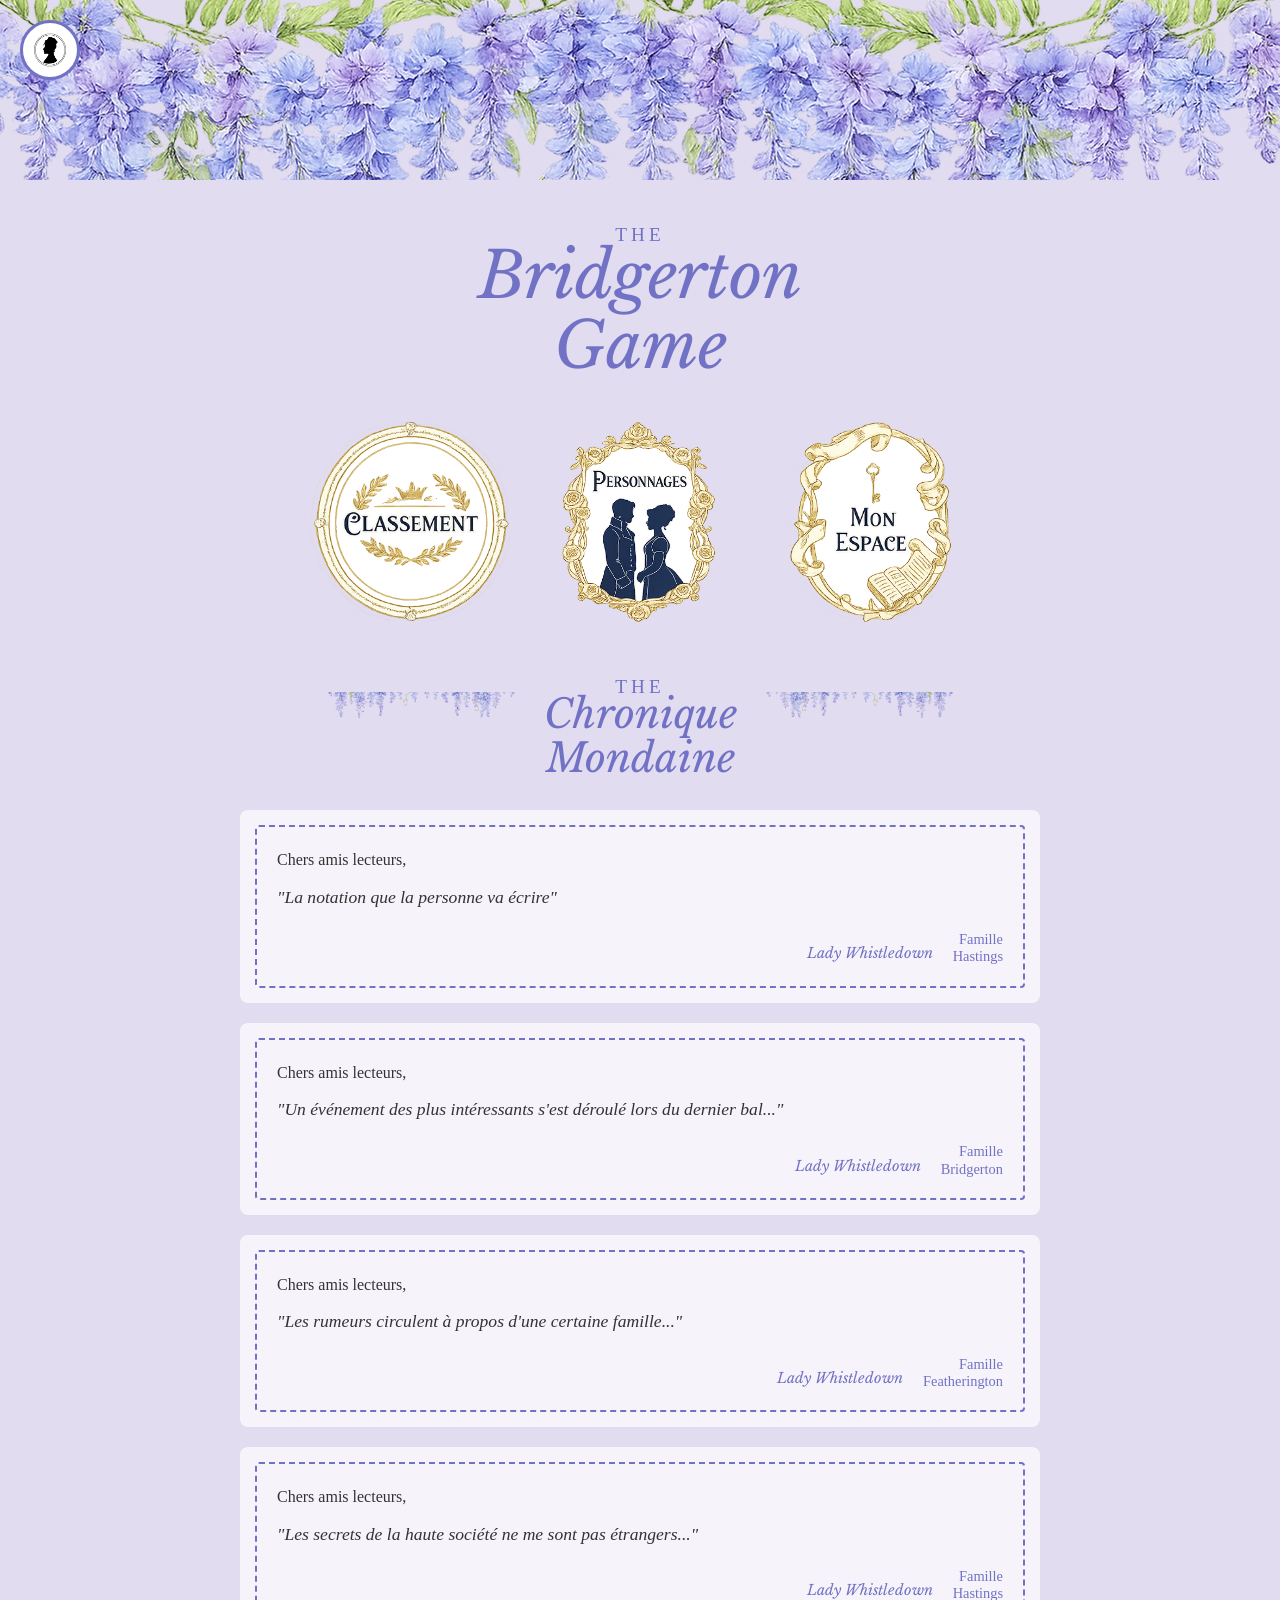
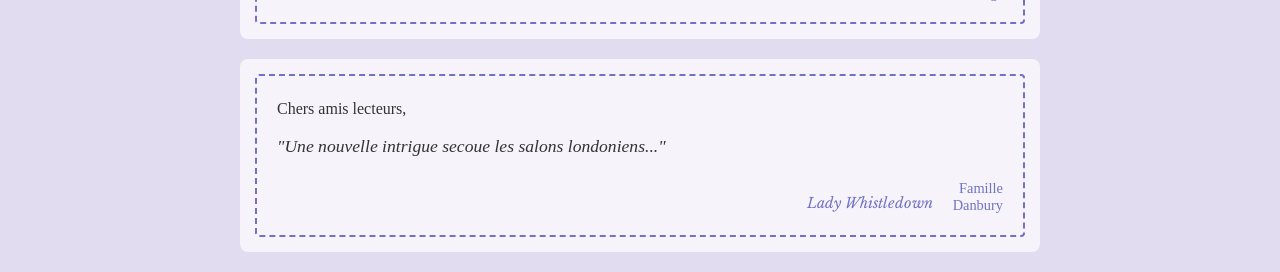
<file: index.html>
<!DOCTYPE html>
<html lang="fr">
<head>
    <meta charset="UTF-8">
    <meta name="viewport" content="width=device-width, initial-scale=1.0">
    <title>The Bridgerton Game</title>
    <link rel="preconnect" href="https://fonts.googleapis.com">
    <link rel="preconnect" href="https://fonts.gstatic.com" crossorigin>
    <link href="https://fonts.googleapis.com/css2?family=Libre+Baskerville:ital,wght@0,400;0,700;1,400&display=swap" rel="stylesheet">
    <link rel="stylesheet" href="css/style.css">
    <link rel="icon" type="image/png" href="images/LadyWithldown.png">
</head>
<body>
    <!-- Header with Flowers -->
    <header class="site-header">
        <div class="header-flowers">
            <img src="images/Fleurs.png" alt="Fleurs" />
        </div>
        <div class="header-content">
            <a href="index.html" class="logo-link">
                <div class="logo-silhouette">
                    <img src="images/LadyWithldown.png" alt="Lady Whistledown" />
                </div>
            </a>
        </div>
    </header>

    <!-- Main Content -->
    <main class="main-content">
        <!-- Home Page -->
        <div id="home-page" class="page active">
            <div class="home-page">
                <!-- Title Section -->
                <div class="title-section">
                    <span class="title-the">THE</span>
                    <h1 class="main-title">Bridgerton<br/>Game</h1>
                </div>

                <!-- Navigation Tiles -->
                <div class="tiles-container">
                    <a href="pages/classement.html" class="nav-tile">
                        <div class="tile-frame">
                            <img src="images/Classement.png" alt="Classement" class="tile-image" />
                        </div>
                    </a>
                    <a href="pages/personnages.html" class="nav-tile">
                        <div class="tile-frame">
                            <img src="images/Personnages.png" alt="Personnages" class="tile-image" />
                        </div>
                    </a>
                    <a href="pages/mon-espace.html" class="nav-tile">
                        <div class="tile-frame">
                            <img src="images/MonEspace.png" alt="Mon Espace" class="tile-image" />
                        </div>
                    </a>
                </div>

                <!-- Chronicles Section -->
                <div class="chronicles-section">
                    <div class="section-header">
                        <div class="flower-divider left">
                            <img src="images/Fleurs.png" alt="" />
                        </div>
                        <div class="section-title">
                            <span class="title-the">THE</span>
                            <h2>Chronique<br/>Mondaine</h2>
                        </div>
                        <div class="flower-divider right">
                            <img src="images/Fleurs.png" alt="" />
                        </div>
                    </div>

                    <div class="articles-list" id="articles-list">
                        <!-- Articles will be loaded by JavaScript -->
                    </div>
                </div>
            </div>
        </div>
    </main>

    <script src="js/data.js"></script>
    <script src="js/app.js"></script>
</body>
</html>
</file>
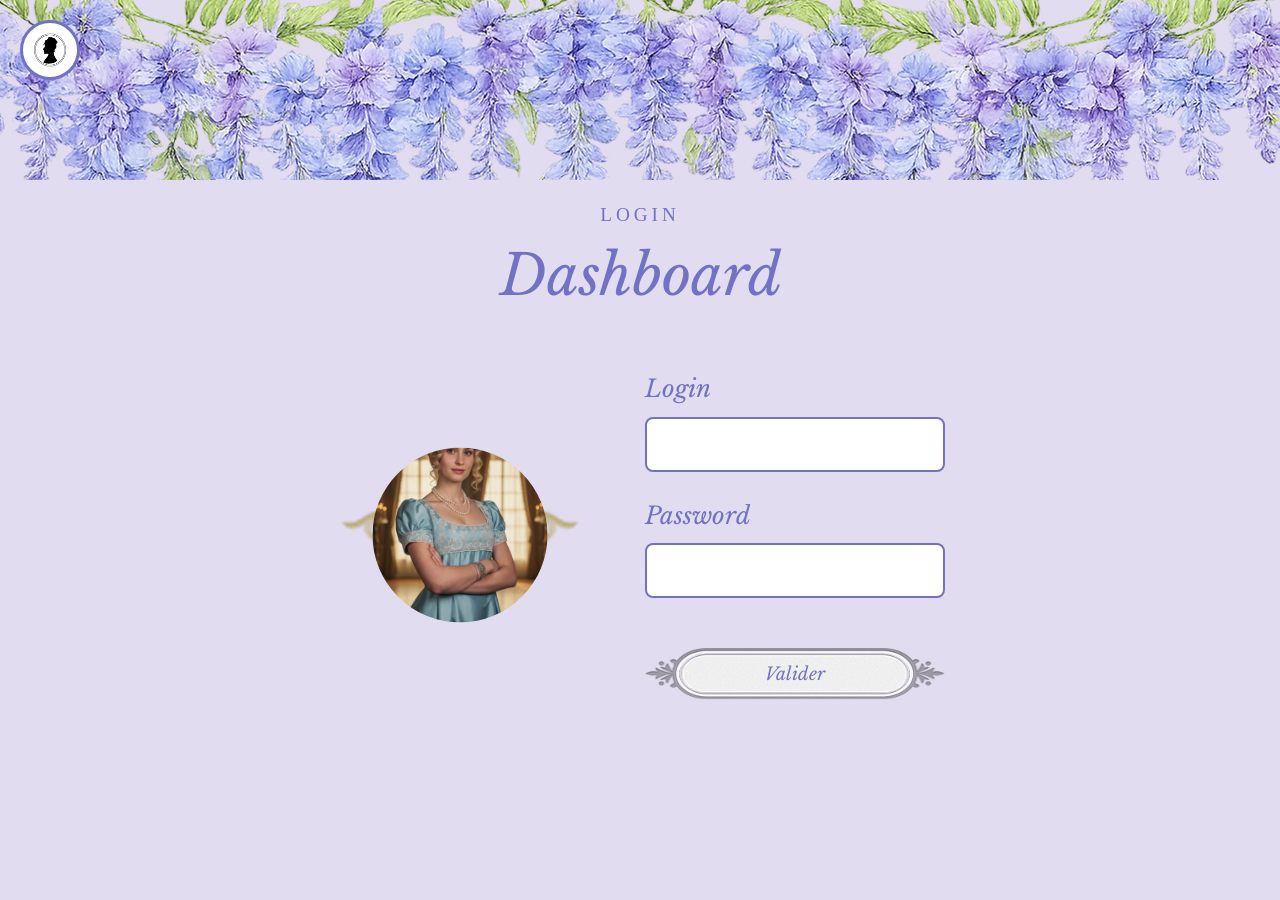
<file: pages/admin.html>
<!DOCTYPE html>
<html lang="fr">
<head>
    <meta charset="UTF-8">
    <meta name="viewport" content="width=device-width, initial-scale=1.0">
    <title>Admin Dashboard - The Bridgerton Game</title>
    <link rel="preconnect" href="https://fonts.googleapis.com">
    <link rel="preconnect" href="https://fonts.gstatic.com" crossorigin>
    <link href="https://fonts.googleapis.com/css2?family=Libre+Baskerville:ital,wght@0,400;0,700;1,400&display=swap" rel="stylesheet">
    <link rel="stylesheet" href="../css/style.css">
    <link rel="stylesheet" href="../css/admin.css">
    <link rel="icon" type="image/png" href="../images/LadyWithldown.png">
</head>
<body>
    <!-- Header with Flowers -->
    <header class="site-header">
        <div class="header-flowers">
            <img src="../images/Fleurs.png" alt="Fleurs" />
        </div>
        <div class="header-content">
            <a href="../index.html" class="logo-link">
                <div class="logo-silhouette">
                    <img src="../images/LadyWithldown.png" alt="Lady Whistledown" />
                </div>
            </a>
        </div>
    </header>

    <!-- Main Content -->
    <main class="main-content">
        <div id="login-section" class="login-section">
            <div class="page-title">
                <span class="title-login">LOGIN</span>
                <h1>Dashboard</h1>
            </div>

            <div class="login-container">
                <div class="admin-avatar-frame">
                    <div class="ornament-frame">
                        <img src="../images/OrnementCadre.png" alt="" class="ornament-border" />
                        <div class="avatar-container">
                            <img src="../images/AdminAvatar.png" alt="Admin" class="admin-avatar" />
                        </div>
                    </div>
                </div>

                <div class="login-form">
                    <div class="form-group">
                        <label class="form-label">Login</label>
                        <input type="text" 
                               class="form-input" 
                               id="username"
                               placeholder="" />
                    </div>

                    <div class="form-group">
                        <label class="form-label">Password</label>
                        <input type="password" 
                               class="form-input" 
                               id="password"
                               placeholder="" />
                    </div>

                    <p class="error-message" id="error-message"></p>

                    <button class="validate-btn" onclick="validateLogin()">
                        <span class="btn-text">Valider</span>
                    </button>
                </div>
            </div>
        </div>

        <div id="dashboard-section" class="dashboard-section" style="display: none;">
            <div class="dashboard-header">
                <h2>Tableau de Bord Admin</h2>
                <button class="logout-btn" onclick="logout()">
                    <span>Déconnexion</span>
                </button>
            </div>

            <div class="dashboard-tabs">
                <button class="tab-btn active" onclick="setTab('scores')" data-tab="scores">
                    Gérer les Scores
                </button>
                <button class="tab-btn" onclick="setTab('articles')" data-tab="articles">
                    Publications
                </button>
                <button class="tab-btn" onclick="setTab('voting')" data-tab="voting">
                    Vote Whistledown
                </button>
                <button class="tab-btn" onclick="setTab('reveal')" data-tab="reveal">
                    Révélation
                </button>
            </div>

            <div class="tab-content">
                <!-- Scores Tab -->
                <div id="scores-tab" class="tab-pane active">
                    <h3>Gestion des Scores par Jeu</h3>
                    <div class="scores-table-container">
                        <table class="admin-table" id="scores-table">
                            <thead>
                                <tr id="scores-header">
                                    <th>Jeu</th>
                                    <!-- Family headers will be loaded by JavaScript -->
                                </tr>
                            </thead>
                            <tbody id="scores-body">
                                <!-- Scores will be loaded by JavaScript -->
                            </tbody>
                        </table>
                    </div>

                    <h3 class="subsection-title">Malus Whistledown par Famille</h3>
                    <div class="penalties-grid" id="penalties-grid">
                        <!-- Penalties will be loaded by JavaScript -->
                    </div>
                </div>

                <!-- Articles Tab -->
                <div id="articles-tab" class="tab-pane" style="display: none;">
                    <h3>Gestion des Publications</h3>
                    <div class="articles-list" id="admin-articles-list">
                        <!-- Articles will be loaded by JavaScript -->
                    </div>
                </div>

                <!-- Voting Tab -->
                <div id="voting-tab" class="tab-pane" style="display: none;">
                    <h3>Autorisation du Vote par Famille</h3>
                    <div class="voting-grid" id="voting-grid">
                        <!-- Voting toggles will be loaded by JavaScript -->
                    </div>
                </div>

                <!-- Reveal Tab -->
                <div id="reveal-tab" class="tab-pane" style="display: none;">
                    <h3>Révélation des Lady Whistledown</h3>
                    <div class="reveal-grid" id="admin-reveal-grid">
                        <!-- Reveal buttons will be loaded by JavaScript -->
                    </div>

                    <div class="reveal-all-section">
                        <button class="reveal-all-btn" onclick="revealAll()">
                            Révéler Tous les Lady Whistledown
                        </button>
                    </div>
                </div>
            </div>
        </div>
    </main>

    <script src="../js/data.js"></script>
    <script src="../js/admin.js"></script>
</body>
</html>
</file>
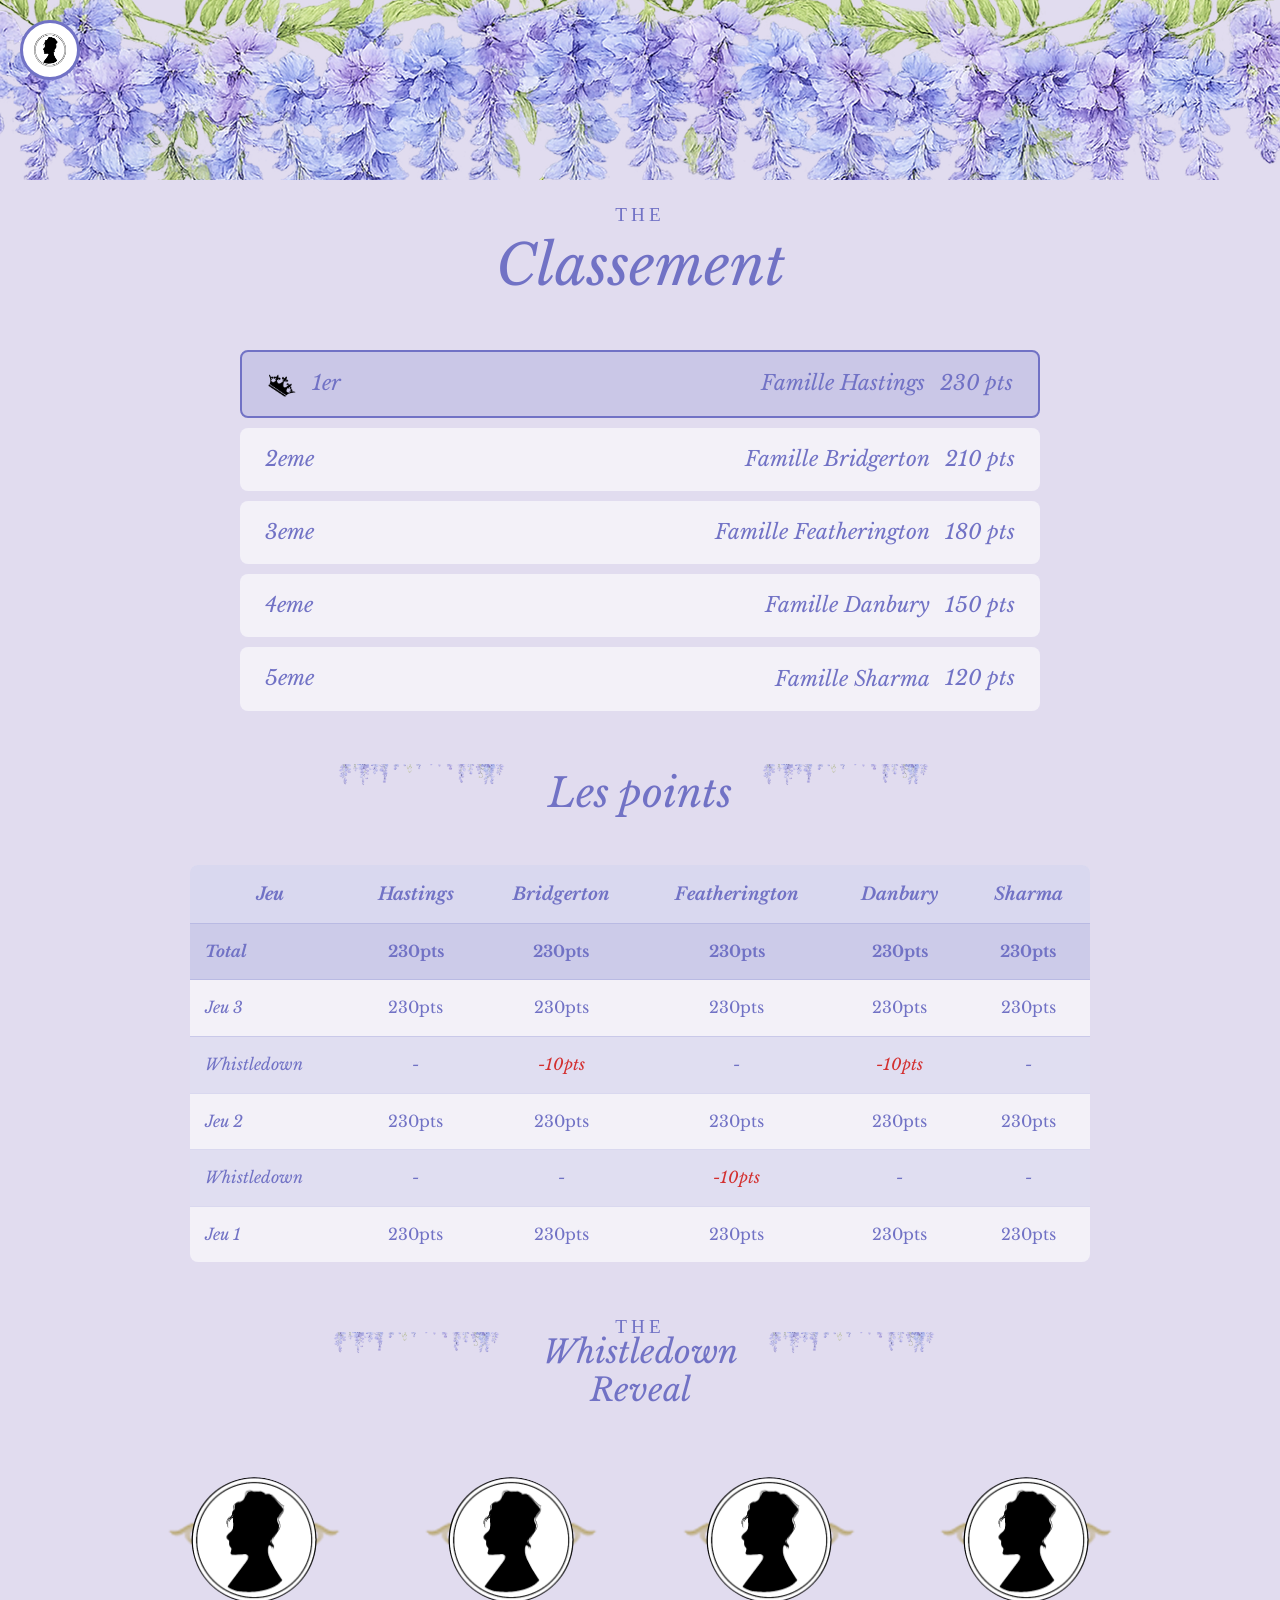
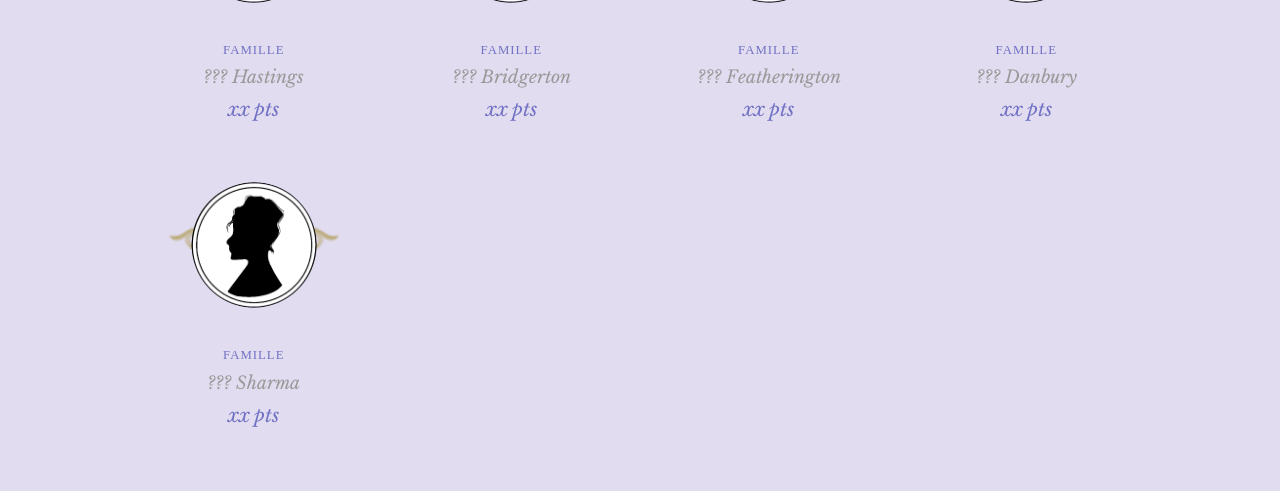
<file: pages/classement.html>
<!DOCTYPE html>
<html lang="fr">
<head>
    <meta charset="UTF-8">
    <meta name="viewport" content="width=device-width, initial-scale=1.0">
    <title>Classement - The Bridgerton Game</title>
    <link rel="preconnect" href="https://fonts.googleapis.com">
    <link rel="preconnect" href="https://fonts.gstatic.com" crossorigin>
    <link href="https://fonts.googleapis.com/css2?family=Libre+Baskerville:ital,wght@0,400;0,700;1,400&display=swap" rel="stylesheet">
    <link rel="stylesheet" href="../css/style.css">
    <link rel="stylesheet" href="../css/classement.css">
    <link rel="icon" type="image/png" href="../images/LadyWithldown.png">
</head>
<body>
    <!-- Header with Flowers -->
    <header class="site-header">
        <div class="header-flowers">
            <img src="../images/Fleurs.png" alt="Fleurs" />
        </div>
        <div class="header-content">
            <a href="../index.html" class="logo-link">
                <div class="logo-silhouette">
                    <img src="../images/LadyWithldown.png" alt="Lady Whistledown" />
                </div>
            </a>
        </div>
    </header>

    <!-- Main Content -->
    <main class="main-content">
        <div class="classement-page">
            <!-- Page Title -->
            <div class="page-title">
                <span class="title-the">THE</span>
                <h1>Classement</h1>
            </div>

            <!-- General Ranking -->
            <div class="ranking-section">
                <div class="ranking-list" id="ranking-list">
                    <!-- Ranking will be loaded by JavaScript -->
                </div>
            </div>

            <!-- Points Details Section -->
            <div class="points-section">
                <div class="section-divider">
                    <div class="flower-line">
                        <img src="../images/Fleurs.png" alt="" />
                    </div>
                    <h2>Les points</h2>
                    <div class="flower-line">
                        <img src="../images/Fleurs.png" alt="" />
                    </div>
                </div>

                <div class="points-table-container">
                    <table class="points-table" id="points-table">
                        <thead>
                            <tr id="table-header">
                                <th>Jeu</th>
                                <!-- Family headers will be loaded by JavaScript -->
                            </tr>
                        </thead>
                        <tbody id="table-body">
                            <!-- Scores will be loaded by JavaScript -->
                        </tbody>
                    </table>
                </div>
            </div>

            <!-- Whistledown Reveal Section -->
            <div class="reveal-section">
                <div class="section-divider">
                    <div class="flower-line">
                        <img src="../images/Fleurs.png" alt="" />
                    </div>
                    <div class="reveal-title">
                        <span class="title-the">THE</span>
                        <h2>Whistledown<br/>Reveal</h2>
                    </div>
                    <div class="flower-line">
                        <img src="../images/Fleurs.png" alt="" />
                    </div>
                </div>

                <div class="reveal-grid" id="reveal-grid">
                    <!-- Reveal cards will be loaded by JavaScript -->
                </div>
            </div>
        </div>
    </main>

    <script src="../js/data.js"></script>
    <script src="../js/classement.js"></script>
</body>
</html>
</file>
<file: css/style.css>
/* Global Styles for The Bridgerton Game */

* {
    box-sizing: border-box;
    margin: 0;
    padding: 0;
}

html, body {
    font-family: 'Times New Roman', Times, serif;
    background-color: #E1DCEF;
    color: #7172C5;
    min-height: 100vh;
    line-height: 1.6;
}

/* Header */
.site-header {
    position: relative;
    width: 100%;
}

.header-flowers {
    width: 100%;
    overflow: hidden;
    line-height: 0;
}

.header-flowers img {
    width: 100%;
    height: auto;
    display: block;
    max-height: 180px;
    object-fit: cover;
    object-position: top;
}

.header-content {
    position: absolute;
    top: 20px;
    left: 20px;
}

.logo-link {
    text-decoration: none;
}

.logo-silhouette {
    width: 60px;
    height: 60px;
    background: white;
    border-radius: 50%;
    border: 3px solid #7172C5;
    overflow: hidden;
    display: flex;
    align-items: center;
    justify-content: center;
}

.logo-silhouette img {
    width: 80%;
    height: 80%;
    object-fit: contain;
}

/* Main Content */
.main-content {
    padding: 20px;
    max-width: 1200px;
    margin: 0 auto;
}

/* Page */
.page {
    display: none;
}

.page.active {
    display: block;
}

/* Title Section */
.title-section {
    text-align: center;
    margin: 20px 0 40px;
}

.title-the {
    font-family: 'Times New Roman', serif;
    font-size: 1.2rem;
    color: #7172C5;
    letter-spacing: 4px;
    display: block;
    margin-bottom: -10px;
}

.main-title {
    font-family: 'Libre Baskerville', 'Times New Roman', serif;
    font-size: 4rem;
    color: #7172C5;
    font-style: italic;
    font-weight: normal;
    line-height: 1.1;
    margin: 0;
}

/* Tiles Container */
.tiles-container {
    display: flex;
    justify-content: center;
    gap: 30px;
    flex-wrap: wrap;
    margin-bottom: 50px;
}

.nav-tile {
    text-decoration: none;
    transition: transform 0.3s ease;
}

.nav-tile:hover {
    transform: scale(1.05);
}

.tile-frame {
    width: 200px;
    height: 200px;
    display: flex;
    align-items: center;
    justify-content: center;
}

.tile-image {
    width: 100%;
    height: 100%;
    object-fit: contain;
}

/* Chronicles Section */
.chronicles-section {
    margin-top: 40px;
}

.section-header {
    display: flex;
    align-items: center;
    justify-content: center;
    gap: 20px;
    margin-bottom: 30px;
}

.flower-divider {
    flex: 1;
    max-width: 200px;
    overflow: hidden;
}

.flower-divider img {
    width: 100%;
    height: 60px;
    object-fit: cover;
    object-position: center;
}

.flower-divider.right img {
    transform: scaleX(-1);
}

.section-title {
    text-align: center;
}

.section-title h2 {
    font-family: 'Libre Baskerville', 'Times New Roman', serif;
    font-size: 2.5rem;
    color: #7172C5;
    font-style: italic;
    font-weight: normal;
    line-height: 1.1;
    margin: 0;
}

/* Articles List */
.articles-list {
    display: flex;
    flex-direction: column;
    gap: 20px;
    max-width: 800px;
    margin: 0 auto;
}

.article-card {
    background: rgba(255, 255, 255, 0.7);
    padding: 15px;
    border-radius: 8px;
}

.article-border {
    border: 2px solid #7172C5;
    border-style: dashed;
    padding: 20px;
    border-radius: 4px;
}

.article-content {
    position: relative;
}

.article-greeting {
    font-family: 'Times New Roman', serif;
    font-size: 1rem;
    color: #333;
    margin: 0 0 10px 0;
}

.article-text {
    font-family: 'Times New Roman', serif;
    font-size: 1.1rem;
    color: #333;
    font-style: italic;
    margin: 0 0 20px 0;
    line-height: 1.6;
}

.article-footer {
    display: flex;
    justify-content: flex-end;
    align-items: flex-end;
    gap: 20px;
}

.signature {
    font-family: 'Libre Baskerville', serif;
    font-size: 0.9rem;
    color: #7172C5;
    font-style: italic;
}

.family-name {
    font-family: 'Times New Roman', serif;
    font-size: 0.9rem;
    color: #7172C5;
    text-align: right;
    line-height: 1.2;
}

/* Page Title (for subpages) */
.page-title {
    text-align: center;
    margin-bottom: 40px;
}

.page-title .title-mon,
.page-title .title-the,
.page-title .title-login {
    font-family: 'Times New Roman', serif;
    font-size: 1.2rem;
    color: #7172C5;
    letter-spacing: 4px;
    display: block;
}

.page-title h1 {
    font-family: 'Libre Baskerville', 'Times New Roman', serif;
    font-size: 3rem;
    color: #7172C5;
    font-style: italic;
    font-weight: normal;
    margin: 0;
}

/* Ornament Frame */
.ornament-frame {
    position: relative;
    width: 250px;
    height: 250px;
}

.ornament-border {
    position: absolute;
    top: 0;
    left: 0;
    width: 100%;
    height: 100%;
    object-fit: contain;
    z-index: 1;
}

.silhouette-container,
.player-image-container,
.member-image-container,
.host-image-container,
.character-image-container,
.avatar-container {
    position: absolute;
    top: 50%;
    left: 50%;
    transform: translate(-50%, -50%);
    width: 70%;
    height: 70%;
    z-index: 2;
    overflow: hidden;
    border-radius: 50%;
}

.silhouette,
.player-image,
.member-image,
.host-image,
.character-image,
.admin-avatar,
.mystery-silhouette,
.revealed-image {
    width: 100%;
    height: 100%;
    object-fit: cover;
}

/* Buttons */
.validate-btn,
.details-btn,
.confirm-btn,
.publish-btn,
.logout-btn,
.reveal-btn,
.reveal-all-btn {
    background: transparent;
    border: none;
    cursor: pointer;
    padding: 15px 40px;
    background-image: url('../images/Button.png');
    background-size: 100% 100%;
    background-repeat: no-repeat;
    background-position: center;
    min-width: 200px;
    transition: transform 0.2s ease;
}

.validate-btn:hover:not(:disabled),
.details-btn:hover:not(:disabled),
.confirm-btn:hover:not(:disabled),
.publish-btn:hover:not(:disabled) {
    transform: scale(1.05);
}

.validate-btn:disabled,
.confirm-btn:disabled,
.publish-btn:disabled {
    opacity: 0.5;
    cursor: not-allowed;
}

.btn-text {
    font-family: 'Libre Baskerville', serif;
    font-size: 1.1rem;
    color: #7172C5;
    font-style: italic;
}

/* Form Inputs */
.code-input,
.form-input,
.member-select,
.article-editor,
.score-input {
    padding: 15px 20px;
    font-size: 1.2rem;
    border: 2px solid #7172C5;
    border-radius: 8px;
    background: white;
    color: #333;
    font-family: 'Times New Roman', serif;
}

.code-input:focus,
.form-input:focus,
.member-select:focus,
.article-editor:focus,
.score-input:focus {
    outline: none;
    border-color: #5a5ab3;
    box-shadow: 0 0 10px rgba(113, 114, 197, 0.3);
}

.code-input {
    text-align: center;
    text-transform: uppercase;
}

.form-label,
.code-label {
    font-family: 'Libre Baskerville', serif;
    font-size: 1.5rem;
    color: #7172C5;
    font-style: italic;
}

.error-message {
    color: #d32f2f;
    font-size: 0.9rem;
    margin: 0;
    text-align: center;
}

/* Section Divider */
.section-divider {
    display: flex;
    align-items: center;
    justify-content: center;
    gap: 20px;
    margin: 40px 0;
}

.flower-line {
    flex: 1;
    max-width: 150px;
    overflow: hidden;
}

.flower-line img {
    width: 100%;
    height: 50px;
    object-fit: cover;
    object-position: center;
}

.section-divider h3 {
    font-family: 'Libre Baskerville', serif;
    font-size: 1.5rem;
    color: #7172C5;
    font-style: italic;
    font-weight: normal;
    text-align: center;
    margin: 0;
    line-height: 1.3;
}

/* Responsive */
@media (max-width: 768px) {
    .header-flowers img {
        max-height: 100px;
    }

    .logo-silhouette {
        width: 45px;
        height: 45px;
    }

    .header-content {
        top: 10px;
        left: 10px;
    }

    .main-content {
        padding: 10px;
    }

    .main-title {
        font-size: 2.5rem;
    }

    .tile-frame {
        width: 140px;
        height: 140px;
    }

    .section-title h2 {
        font-size: 1.8rem;
    }

    .flower-divider {
        max-width: 80px;
    }

    .flower-divider img {
        height: 40px;
    }

    .tiles-container {
        gap: 15px;
    }

    .page-title h1 {
        font-size: 2rem;
    }

    .ornament-frame {
        width: 180px;
        height: 180px;
    }

    .section-divider h3 {
        font-size: 1.2rem;
    }

    .flower-line {
        max-width: 80px;
    }
}

@media (max-width: 480px) {
    .main-title {
        font-size: 2rem;
    }

    .tile-frame {
        width: 120px;
        height: 120px;
    }

    .section-title h2 {
        font-size: 1.5rem;
    }

    .article-border {
        padding: 15px;
    }

    .article-text {
        font-size: 1rem;
    }
}

/* Scrollbar Styling */
::-webkit-scrollbar {
    width: 8px;
}

::-webkit-scrollbar-track {
    background: rgba(113, 114, 197, 0.1);
}

::-webkit-scrollbar-thumb {
    background: rgba(113, 114, 197, 0.5);
    border-radius: 4px;
}

::-webkit-scrollbar-thumb:hover {
    background: rgba(113, 114, 197, 0.7);
}

/* Selection Styling */
::selection {
    background: rgba(113, 114, 197, 0.3);
    color: #7172C5;
}
</file>
<file: css/admin.css>
/* Admin Page Styles */

/* Login Section */
.login-section {
    padding-bottom: 40px;
}

.page-title {
    text-align: center;
    margin-bottom: 50px;
}

.title-login {
    font-family: 'Times New Roman', serif;
    font-size: 1.2rem;
    color: #7172C5;
    letter-spacing: 4px;
    display: block;
}

.page-title h1 {
    font-family: 'Libre Baskerville', 'Times New Roman', serif;
    font-size: 3.5rem;
    color: #7172C5;
    font-style: italic;
    font-weight: normal;
    margin: 0;
}

.login-container {
    display: flex;
    align-items: center;
    justify-content: center;
    gap: 60px;
    flex-wrap: wrap;
}

.admin-avatar-frame {
    flex-shrink: 0;
}

.ornament-frame {
    position: relative;
    width: 250px;
    height: 250px;
}

.ornament-border {
    position: absolute;
    top: 0;
    left: 0;
    width: 100%;
    height: 100%;
    object-fit: contain;
    z-index: 1;
}

.avatar-container {
    position: absolute;
    top: 50%;
    left: 50%;
    transform: translate(-50%, -50%);
    width: 70%;
    height: 70%;
    z-index: 2;
    overflow: hidden;
    border-radius: 50%;
}

.admin-avatar {
    width: 100%;
    height: 100%;
    object-fit: cover;
}

.login-form {
    display: flex;
    flex-direction: column;
    gap: 25px;
    min-width: 300px;
}

.form-group {
    display: flex;
    flex-direction: column;
    gap: 8px;
}

.form-label {
    font-family: 'Libre Baskerville', serif;
    font-size: 1.5rem;
    color: #7172C5;
    font-style: italic;
}

.form-input {
    padding: 15px 20px;
    font-size: 1.1rem;
    border: 2px solid #7172C5;
    border-radius: 8px;
    background: white;
    color: #333;
}

.form-input:focus {
    outline: none;
    border-color: #5a5ab3;
    box-shadow: 0 0 10px rgba(113, 114, 197, 0.3);
}

/* Dashboard Section */
.dashboard-section {
    max-width: 1000px;
    margin: 0 auto;
    padding: 20px;
}

.dashboard-header {
    display: flex;
    justify-content: space-between;
    align-items: center;
    margin-bottom: 30px;
}

.dashboard-header h2 {
    font-family: 'Libre Baskerville', serif;
    font-size: 2rem;
    color: #7172C5;
    font-style: italic;
    margin: 0;
}

.logout-btn {
    background: #7172C5;
    color: white;
    border: none;
    padding: 10px 20px;
    border-radius: 8px;
    cursor: pointer;
    font-family: 'Times New Roman', serif;
    font-size: 1rem;
    transition: background 0.2s ease;
}

.logout-btn:hover {
    background: #5a5ab3;
}

/* Tabs */
.dashboard-tabs {
    display: flex;
    gap: 10px;
    margin-bottom: 30px;
    flex-wrap: wrap;
}

.tab-btn {
    background: rgba(113, 114, 197, 0.2);
    border: 2px solid #7172C5;
    color: #7172C5;
    padding: 12px 24px;
    border-radius: 8px;
    cursor: pointer;
    font-family: 'Times New Roman', serif;
    font-size: 1rem;
    transition: all 0.2s ease;
}

.tab-btn:hover {
    background: rgba(113, 114, 197, 0.3);
}

.tab-btn.active {
    background: #7172C5;
    color: white;
}

.tab-content {
    background: rgba(255, 255, 255, 0.7);
    padding: 30px;
    border-radius: 12px;
}

.tab-pane h3 {
    font-family: 'Libre Baskerville', serif;
    font-size: 1.5rem;
    color: #7172C5;
    font-style: italic;
    margin: 0 0 20px 0;
}

.subsection-title {
    margin-top: 30px !important;
}

/* Tables */
.scores-table-container {
    overflow-x: auto;
}

.admin-table {
    width: 100%;
    border-collapse: collapse;
}

.admin-table th,
.admin-table td {
    padding: 12px;
    text-align: center;
    border: 1px solid rgba(113, 114, 197, 0.3);
}

.admin-table th {
    background: rgba(113, 114, 197, 0.2);
    font-family: 'Libre Baskerville', serif;
    color: #7172C5;
}

.admin-table .game-name {
    font-style: italic;
    text-align: left;
}

.score-input {
    width: 80px;
    padding: 8px;
    border: 1px solid #7172C5;
    border-radius: 4px;
    text-align: center;
    font-size: 1rem;
}

/* Penalties */
.penalties-grid {
    display: grid;
    grid-template-columns: repeat(auto-fit, minmax(200px, 1fr));
    gap: 20px;
}

.penalty-item {
    display: flex;
    flex-direction: column;
    gap: 8px;
}

.penalty-item label {
    font-family: 'Times New Roman', serif;
    color: #7172C5;
}

/* Articles */
.articles-list {
    display: flex;
    flex-direction: column;
    gap: 15px;
}

.admin-article-card {
    display: flex;
    justify-content: space-between;
    align-items: flex-start;
    padding: 15px;
    background: rgba(255, 255, 255, 0.8);
    border-radius: 8px;
    border: 1px solid rgba(113, 114, 197, 0.3);
}

.article-info {
    flex: 1;
}

.article-family {
    font-family: 'Libre Baskerville', serif;
    color: #7172C5;
    font-weight: bold;
    margin-right: 15px;
}

.article-date {
    font-family: 'Times New Roman', serif;
    color: #666;
    font-size: 0.9rem;
}

.article-preview {
    margin: 8px 0 0 0;
    color: #333;
    font-size: 0.95rem;
}

.delete-btn {
    background: #d32f2f;
    color: white;
    border: none;
    padding: 8px 16px;
    border-radius: 4px;
    cursor: pointer;
    font-family: 'Times New Roman', serif;
    transition: background 0.2s ease;
}

.delete-btn:hover {
    background: #b71c1c;
}

/* Voting Toggle */
.voting-grid {
    display: grid;
    grid-template-columns: repeat(auto-fit, minmax(250px, 1fr));
    gap: 20px;
}

.voting-item {
    display: flex;
    justify-content: space-between;
    align-items: center;
    padding: 15px;
    background: rgba(255, 255, 255, 0.8);
    border-radius: 8px;
}

.family-label {
    font-family: 'Libre Baskerville', serif;
    color: #7172C5;
    font-size: 1.1rem;
}

.toggle-switch {
    position: relative;
    display: inline-block;
    width: 60px;
    height: 34px;
}

.toggle-switch input {
    opacity: 0;
    width: 0;
    height: 0;
}

.toggle-slider {
    position: absolute;
    cursor: pointer;
    top: 0;
    left: 0;
    right: 0;
    bottom: 0;
    background-color: #ccc;
    transition: 0.4s;
    border-radius: 34px;
}

.toggle-slider:before {
    position: absolute;
    content: "";
    height: 26px;
    width: 26px;
    left: 4px;
    bottom: 4px;
    background-color: white;
    transition: 0.4s;
    border-radius: 50%;
}

.toggle-switch input:checked + .toggle-slider {
    background-color: #7172C5;
}

.toggle-switch input:checked + .toggle-slider:before {
    transform: translateX(26px);
}

/* Reveal */
.admin-reveal-grid {
    display: grid;
    grid-template-columns: repeat(auto-fit, minmax(250px, 1fr));
    gap: 20px;
    margin-bottom: 30px;
}

.reveal-item {
    display: flex;
    justify-content: space-between;
    align-items: center;
    padding: 15px;
    background: rgba(255, 255, 255, 0.8);
    border-radius: 8px;
}

.reveal-btn {
    background: #7172C5;
    color: white;
    border: none;
    padding: 8px 16px;
    border-radius: 4px;
    cursor: pointer;
    font-family: 'Times New Roman', serif;
    transition: background 0.2s ease;
}

.reveal-btn:hover {
    background: #5a5ab3;
}

.revealed-badge {
    background: #4caf50;
    color: white;
    padding: 8px 16px;
    border-radius: 4px;
    font-family: 'Times New Roman', serif;
}

.reveal-all-section {
    text-align: center;
    margin-top: 20px;
    padding-top: 20px;
    border-top: 1px solid rgba(113, 114, 197, 0.3);
}

.reveal-all-btn {
    background: #7172C5;
    color: white;
    border: none;
    padding: 15px 30px;
    border-radius: 8px;
    cursor: pointer;
    font-family: 'Libre Baskerville', serif;
    font-size: 1.1rem;
    transition: background 0.2s ease;
}

.reveal-all-btn:hover {
    background: #5a5ab3;
}

/* Responsive */
@media (max-width: 768px) {
    .page-title h1 {
        font-size: 2.5rem;
    }

    .login-container {
        flex-direction: column;
        gap: 30px;
    }

    .ornament-frame {
        width: 180px;
        height: 180px;
    }

    .login-form {
        min-width: auto;
        width: 100%;
        padding: 0 20px;
    }

    .form-label {
        font-size: 1.2rem;
    }

    .dashboard-header {
        flex-direction: column;
        gap: 15px;
        text-align: center;
    }

    .dashboard-tabs {
        justify-content: center;
    }

    .tab-btn {
        padding: 10px 16px;
        font-size: 0.9rem;
    }

    .tab-content {
        padding: 20px;
    }
}
</file>
<file: css/classement.css>
/* Classement Page Styles */

.classement-page {
    padding-bottom: 40px;
}

.page-title {
    text-align: center;
    margin-bottom: 40px;
}

.title-the {
    font-family: 'Times New Roman', serif;
    font-size: 1.2rem;
    color: #7172C5;
    letter-spacing: 4px;
    display: block;
}

.page-title h1 {
    font-family: 'Libre Baskerville', 'Times New Roman', serif;
    font-size: 3.5rem;
    color: #7172C5;
    font-style: italic;
    font-weight: normal;
    margin: 0;
}

/* Ranking Section */
.ranking-section {
    max-width: 800px;
    margin: 0 auto 50px;
}

.ranking-list {
    display: flex;
    flex-direction: column;
    gap: 10px;
}

.ranking-item {
    display: flex;
    align-items: center;
    padding: 15px 25px;
    background: rgba(255, 255, 255, 0.6);
    border-radius: 8px;
    gap: 15px;
}

.ranking-item.first {
    background: rgba(113, 114, 197, 0.2);
    border: 2px solid #7172C5;
}

.crown-icon {
    width: 30px;
    height: 30px;
    object-fit: contain;
}

.rank-number {
    font-family: 'Libre Baskerville', serif;
    font-size: 1.3rem;
    color: #7172C5;
    font-style: italic;
    min-width: 50px;
}

.family-name {
    font-family: 'Libre Baskerville', serif;
    font-size: 1.3rem;
    color: #7172C5;
    font-style: italic;
    flex: 1;
}

.family-points {
    font-family: 'Libre Baskerville', serif;
    font-size: 1.3rem;
    color: #7172C5;
    font-style: italic;
}

/* Section Divider */
.section-divider {
    display: flex;
    align-items: center;
    justify-content: center;
    gap: 20px;
    margin: 40px 0;
}

.flower-line {
    flex: 1;
    max-width: 200px;
    overflow: hidden;
}

.flower-line img {
    width: 100%;
    height: 50px;
    object-fit: cover;
    object-position: center;
}

.section-divider h2 {
    font-family: 'Libre Baskerville', serif;
    font-size: 2.5rem;
    color: #7172C5;
    font-style: italic;
    font-weight: normal;
    margin: 0;
    white-space: nowrap;
}

/* Points Table */
.points-table-container {
    max-width: 900px;
    margin: 0 auto;
    overflow-x: auto;
}

.points-table {
    width: 100%;
    border-collapse: collapse;
    background: rgba(255, 255, 255, 0.6);
    border-radius: 8px;
    overflow: hidden;
}

.points-table th,
.points-table td {
    padding: 15px;
    text-align: center;
    font-family: 'Libre Baskerville', serif;
    color: #7172C5;
}

.points-table th {
    background: rgba(113, 114, 197, 0.2);
    font-size: 1.1rem;
    font-style: italic;
}

.points-table td {
    font-size: 1rem;
    border-top: 1px solid rgba(113, 114, 197, 0.2);
}

.points-table tr.total-row {
    background: rgba(113, 114, 197, 0.3);
    font-weight: bold;
}

.points-table tr.whistledown-row {
    background: rgba(113, 114, 197, 0.15);
    font-style: italic;
}

.points-table .game-name {
    font-style: italic;
    text-align: left;
}

.points-table .score.negative {
    color: #d32f2f;
}

/* Reveal Section */
.reveal-section {
    margin-top: 50px;
}

.reveal-title {
    text-align: center;
}

.reveal-title h2 {
    font-family: 'Libre Baskerville', serif;
    font-size: 2rem;
    color: #7172C5;
    font-style: italic;
    font-weight: normal;
    margin: 0;
    line-height: 1.2;
}

.reveal-grid {
    display: grid;
    grid-template-columns: repeat(auto-fit, minmax(180px, 1fr));
    gap: 30px;
    max-width: 1000px;
    margin: 0 auto;
}

.reveal-card {
    text-align: center;
}

.reveal-frame {
    margin-bottom: 10px;
}

.ornament-frame {
    position: relative;
    width: 180px;
    height: 180px;
    margin: 0 auto;
}

.ornament-border {
    position: absolute;
    top: 0;
    left: 0;
    width: 100%;
    height: 100%;
    object-fit: contain;
    z-index: 1;
}

.silhouette-container {
    position: absolute;
    top: 50%;
    left: 50%;
    transform: translate(-50%, -50%);
    width: 70%;
    height: 70%;
    z-index: 2;
    overflow: hidden;
    border-radius: 50%;
}

.mystery-silhouette,
.revealed-image {
    width: 100%;
    height: 100%;
    object-fit: cover;
}

.reveal-info {
    display: flex;
    flex-direction: column;
    gap: 3px;
}

.reveal-label {
    font-family: 'Times New Roman', serif;
    font-size: 0.8rem;
    color: #7172C5;
    letter-spacing: 1px;
}

.reveal-name,
.reveal-mystery {
    font-family: 'Libre Baskerville', serif;
    font-size: 1.1rem;
    color: #7172C5;
    font-style: italic;
}

.reveal-mystery {
    color: #999;
}

.reveal-points {
    font-family: 'Libre Baskerville', serif;
    font-size: 1.2rem;
    color: #7172C5;
    font-style: italic;
}

/* Responsive */
@media (max-width: 768px) {
    .page-title h1 {
        font-size: 2.5rem;
    }

    .section-divider h2 {
        font-size: 1.8rem;
    }

    .flower-line {
        max-width: 80px;
    }

    .ranking-item {
        padding: 10px 15px;
    }

    .rank-number,
    .family-name,
    .family-points {
        font-size: 1rem;
    }

    .points-table th,
    .points-table td {
        padding: 10px 8px;
        font-size: 0.85rem;
    }

    .reveal-grid {
        grid-template-columns: repeat(auto-fit, minmax(140px, 1fr));
        gap: 20px;
    }

    .ornament-frame {
        width: 140px;
        height: 140px;
    }

    .reveal-title h2 {
        font-size: 1.5rem;
    }
}
</file>
